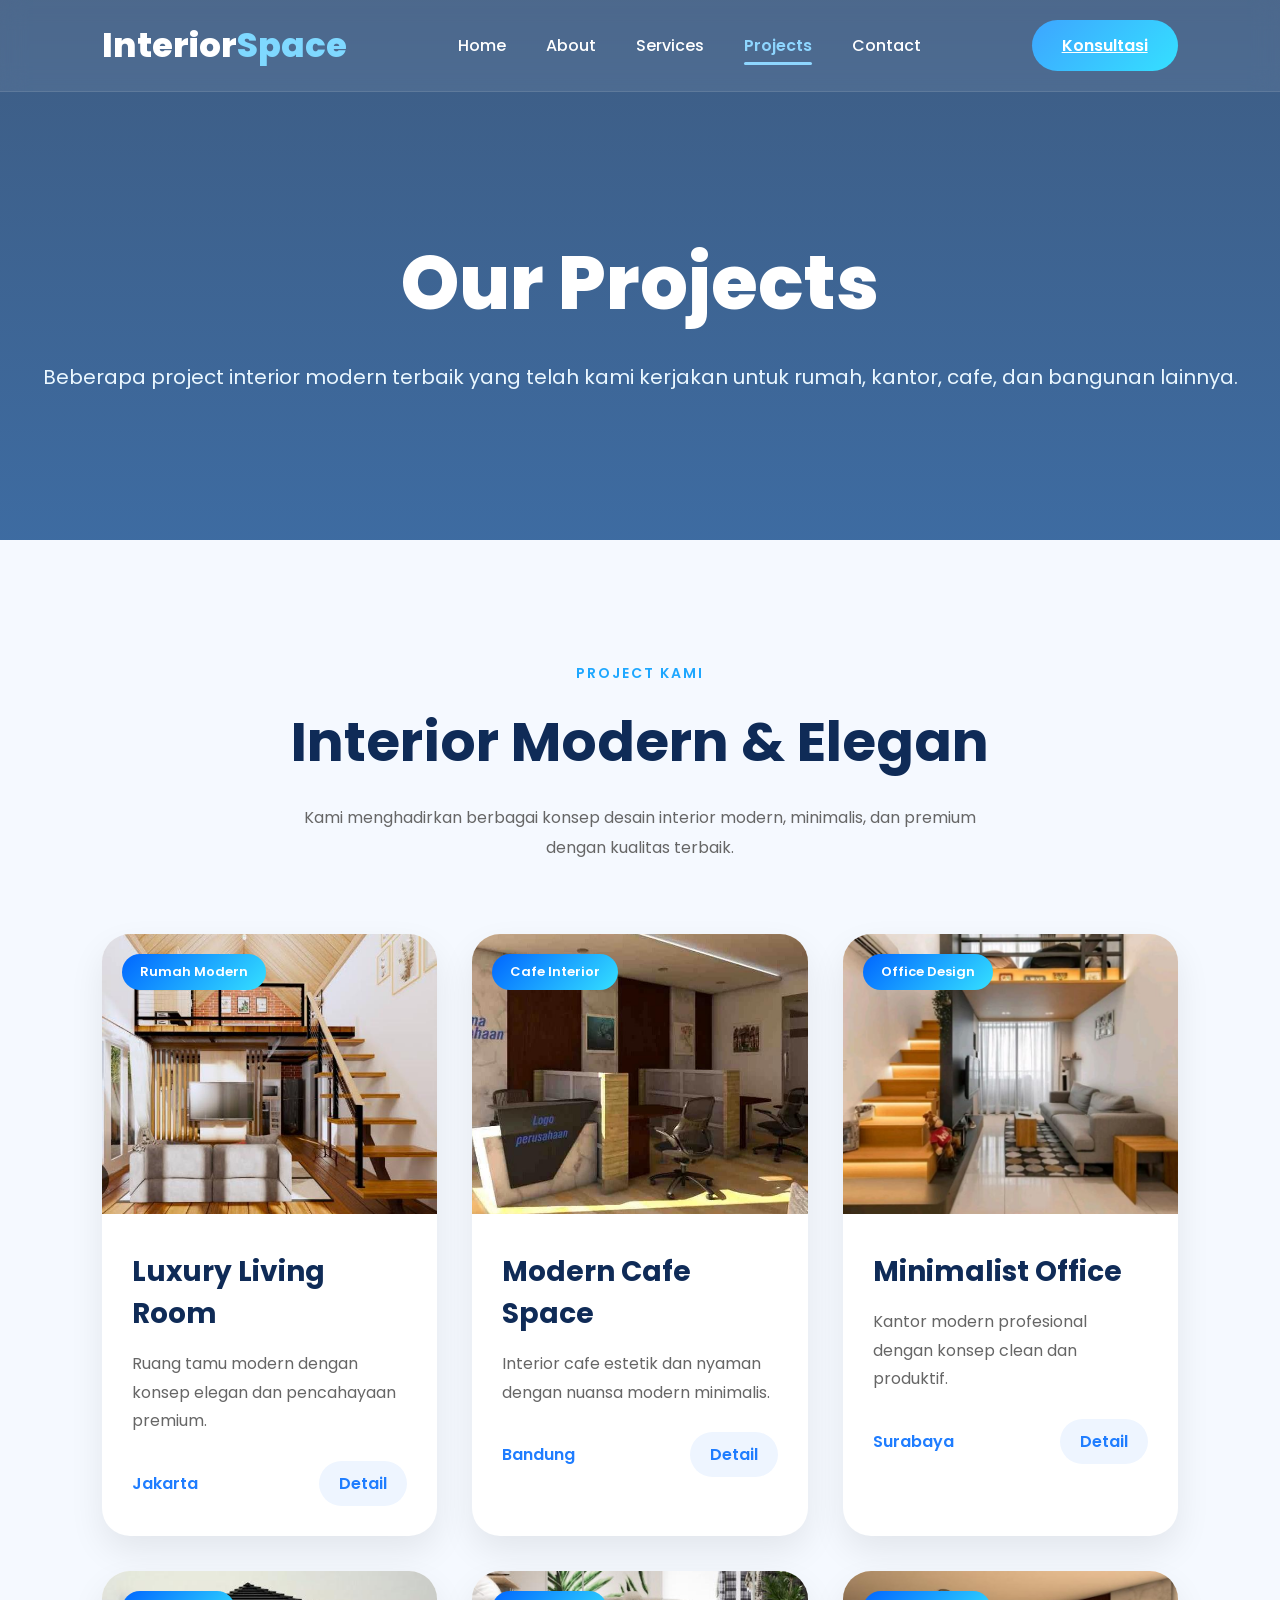
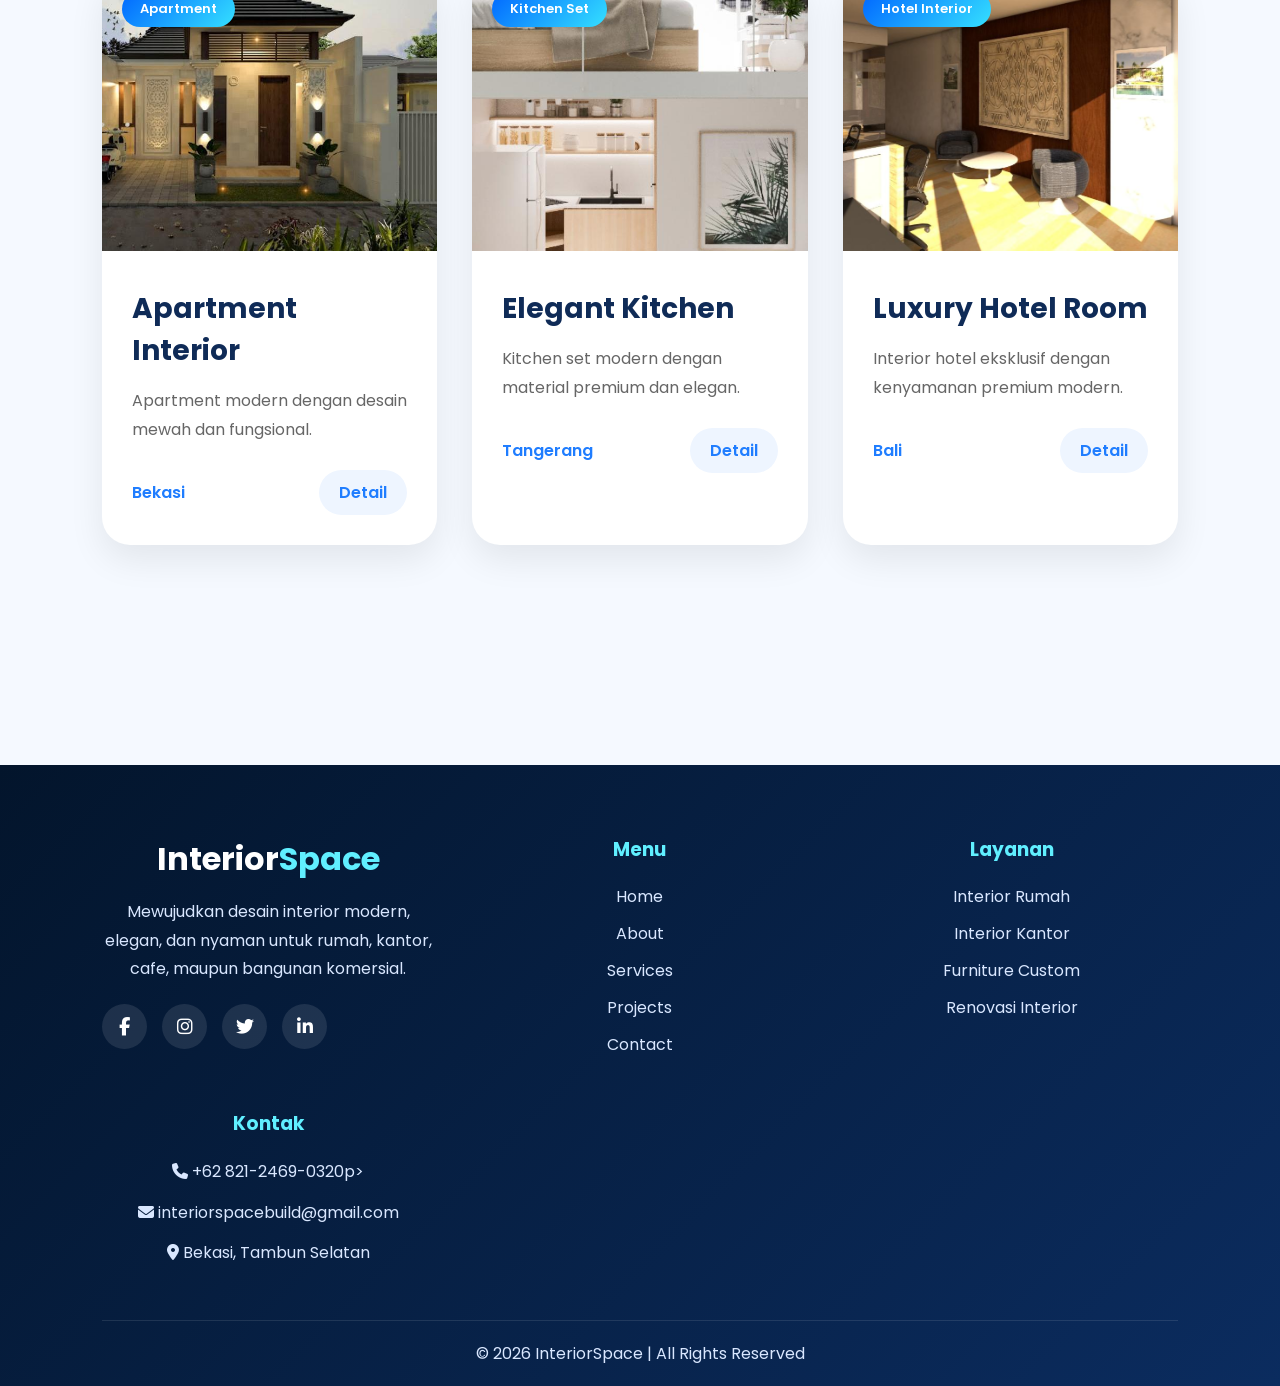
<file: project.html>
<!DOCTYPE html>
<html lang="id">
<head>
    <meta charset="UTF-8">
    <meta name="viewport" content="width=device-width, initial-scale=1.0">

    <title>Projects - InteriorSpace</title>

   <link rel="stylesheet" href="project.css">

    <!-- FONT -->
    <link href="https://fonts.googleapis.com/css2?family=Poppins:wght@300;400;500;600;700;800&display=swap" rel="stylesheet">

    <!-- ICON -->
    <link rel="stylesheet"
    href="https://cdnjs.cloudflare.com/ajax/libs/font-awesome/6.5.1/css/all.min.css"/>


</head>
<body>

    <!-- NAVBAR -->

    <header>

        <div class="logo">
            Interior<span>Space</span>
        </div>

        <nav>
    <a href="homepage.html" class="nav-link">Home</a>
    <a href="about.html" class="nav-link">About</a>
    <a href="services.html" class="nav-link">Services</a>
    <a href="project.html" class="nav-link">Projects</a>
    <a href="contact.html" class="nav-link">Contact</a>
</nav>

         <a href="https://wa.me/62895411560995" class="btn">
    Konsultasi
</a>

    </header>

    <!-- HERO -->

    <section class="hero">

        <div class="hero-content">

            <h1>Our Projects</h1>

            <p>
                Beberapa project interior modern terbaik yang telah kami kerjakan
                untuk rumah, kantor, cafe, dan bangunan lainnya.
            </p>

        </div>

    </section>

    <!-- PROJECTS -->

    <section class="projects">

        <div class="section-title">

            <span>PROJECT KAMI</span>

            <h2>
                Interior Modern & Elegan
            </h2>

            <p>
                Kami menghadirkan berbagai konsep desain interior modern,
                minimalis, dan premium dengan kualitas terbaik.
            </p>

        </div>

        <!-- GRID -->

        <div class="project-container">

            <!-- CARD -->

            <div class="project-card">

                <div class="project-image">

                    <img src="fg5.jpeg">

                    <div class="project-category">
                        Rumah Modern
                    </div>

                </div>

                <div class="project-content">

                    <h3>Luxury Living Room</h3>

                    <p>
                        Ruang tamu modern dengan konsep elegan dan pencahayaan premium.
                    </p>

                    <div class="project-info">

                        <span>Jakarta</span>

                        <a href="#" class="project-btn">
                            Detail
                        </a>

                    </div>

                </div>

            </div>

            <!-- CARD -->

            <div class="project-card">

                <div class="project-image">

                    <img src="fg6.jpeg">

                    <div class="project-category">
                        Cafe Interior
                    </div>

                </div>

                <div class="project-content">

                    <h3>Modern Cafe Space</h3>

                    <p>
                        Interior cafe estetik dan nyaman dengan nuansa modern minimalis.
                    </p>

                    <div class="project-info">

                        <span>Bandung</span>

                        <a href="#" class="project-btn">
                            Detail
                        </a>

                    </div>

                </div>

            </div>

            <!-- CARD -->

            <div class="project-card">

                <div class="project-image">

                    <img src="fg1.jpeg">

                    <div class="project-category">
                        Office Design
                    </div>

                </div>

                <div class="project-content">

                    <h3>Minimalist Office</h3>

                    <p>
                        Kantor modern profesional dengan konsep clean dan produktif.
                    </p>

                    <div class="project-info">

                        <span>Surabaya</span>

                        <a href="#" class="project-btn">
                            Detail
                        </a>

                    </div>

                </div>

            </div>

            <!-- CARD -->

            <div class="project-card">

                <div class="project-image">

                    <img src="fg2.jpeg">

                    <div class="project-category">
                        Apartment
                    </div>

                </div>

                <div class="project-content">

                    <h3>Apartment Interior</h3>

                    <p>
                        Apartment modern dengan desain mewah dan fungsional.
                    </p>

                    <div class="project-info">

                        <span>Bekasi</span>

                        <a href="#" class="project-btn">
                            Detail
                        </a>

                    </div>

                </div>

            </div>

            <!-- CARD -->

            <div class="project-card">

                <div class="project-image">

                    <img src="fg3.jpeg">

                    <div class="project-category">
                        Kitchen Set
                    </div>

                </div>

                <div class="project-content">

                    <h3>Elegant Kitchen</h3>

                    <p>
                        Kitchen set modern dengan material premium dan elegan.
                    </p>

                    <div class="project-info">

                        <span>Tangerang</span>

                        <a href="#" class="project-btn">
                            Detail
                        </a>

                    </div>

                </div>

            </div>

            <!-- CARD -->

            <div class="project-card">

                <div class="project-image">

                    <img src="fg4.jpeg">

                    <div class="project-category">
                        Hotel Interior
                    </div>

                </div>

                <div class="project-content">

                    <h3>Luxury Hotel Room</h3>

                    <p>
                        Interior hotel eksklusif dengan kenyamanan premium modern.
                    </p>

                    <div class="project-info">

                        <span>Bali</span>

                        <a href="#" class="project-btn">
                            Detail
                        </a>

                    </div>

                </div>

            </div>

        </div>

           <script src="script.js"></script>

    </section>

<!-- FOOTER -->

<footer class="footer">

    <div class="footer-top"></div>

    <div class="footer-container">

        <div class="footer-box">

            <h2 class="footer-logo">
                Interior<span>Space</span>
            </h2>

            <p>
                Mewujudkan desain interior modern, elegan,
                dan nyaman untuk rumah, kantor, cafe,
                maupun bangunan komersial.
            </p>

            <div class="social">

                <a href="#"><i class="fab fa-facebook-f"></i></a>
                <a href="#"><i class="fab fa-instagram"></i></a>
                <a href="#"><i class="fab fa-twitter"></i></a>
                <a href="#"><i class="fab fa-linkedin-in"></i></a>

            </div>

        </div>

        <div class="footer-box">

            <h3>Menu</h3>

            <a href="homepage.html">Home</a>
            <a href="about.html">About</a>
            <a href="services.html">Services</a>
            <a href="project.html">Projects</a>
            <a href="contact.html">Contact</a>

        </div>

        <div class="footer-box">

            <h3>Layanan</h3>

            <a href="#">Interior Rumah</a>
            <a href="#">Interior Kantor</a>
            <a href="#">Furniture Custom</a>
            <a href="#">Renovasi Interior</a>

        </div>

        <div class="footer-box">

            <h3>Kontak</h3>

            <p><i class="fas fa-phone"></i> +62 821-2469-0320p>

            <p><i class="fas fa-envelope"></i> interiorspacebuild@gmail.com</p>

            <p><i class="fas fa-location-dot"></i> Bekasi, Tambun Selatan</p>

        </div>

    </div>

    <div class="footer-bottom">
        <p>© 2026 InteriorSpace | All Rights Reserved</p>
    </div>

</footer>

<script src="script.js"></script>

</body>
</html>

</body>
</html>
</file>
<file: project.css>
/* =========================
                GLOBAL
        ========================= */

        *{
            margin:0;
            padding:0;
            box-sizing:border-box;
            font-family:'Poppins',sans-serif;
            scroll-behavior:smooth;
        }

        body{
            background:#f5f9ff;
            overflow-x:hidden;
        }

        /* =========================
                NAVBAR
        ========================= */

        header{
            width:100%;
            padding:20px 8%;

            position:fixed;
            top:0;
            left:0;
            z-index:1000;

            display:flex;
            justify-content:space-between;
            align-items:center;

            background:rgba(255,255,255,0.08);
            backdrop-filter:blur(12px);

            border-bottom:1px solid rgba(255,255,255,0.1);
        }

        .logo{
            font-size:34px;
            font-weight:800;
            color:white;
        }

        .logo span{
            color:#7fd8ff;
        }

        nav a{
            text-decoration:none;
            color:white;
            margin:0 18px;
            font-weight:500;
            transition:0.3s;
            position:relative;
        }

        nav a:hover{
            color:#7fd8ff;
        }

        nav a::after{
            content:'';
            position:absolute;
            width:0%;
            height:2px;
            background:#7fd8ff;
            left:0;
            bottom:-6px;
            transition:0.3s;
        }

        nav a:hover::after{
            width:100%;
        }

        .btn{
            padding:13px 30px;
            border:none;
            border-radius:40px;

            background:linear-gradient(135deg,#3da5ff,#35e0ff);

            color:white;
            font-weight:600;
            cursor:pointer;
            transition:0.3s;
        }

        .btn:hover{
            transform:translateY(-5px);
        }

        /* =========================
                HERO
        ========================= */

        .hero{
            width:100%;
            height:60vh;

            background:
            linear-gradient(rgba(0,40,90,0.75),rgba(0,60,130,0.75)),
            url('https://images.unsplash.com/photo-1505693416388-ac5ce068fe85?q=80&w=1600&auto=format&fit=crop');

            background-size:cover;
            background-position:center;

            display:flex;
            justify-content:center;
            align-items:center;
            text-align:center;

            color:white;
            padding:20px;
        }

        .hero-content{
            margin-top:80px;
        }

        .hero-content h1{
            font-size:75px;
            font-weight:800;
            margin-bottom:20px;
        }

        .hero-content p{
            font-size:20px;
            color:#eaf7ff;
            line-height:1.8;
        }

        /* =========================
                PROJECTS
        ========================= */

        .projects{
            padding:120px 8%;
        }

        .section-title{
            text-align:center;
            margin-bottom:70px;
        }

        .section-title span{
            color:#1ea7ff;
            font-size:14px;
            font-weight:600;
            letter-spacing:2px;
        }

        .section-title h2{
            font-size:55px;
            color:#0f2b57;
            margin-top:15px;
        }

        .section-title p{
            max-width:700px;
            margin:20px auto 0;
            color:#666;
            line-height:1.9;
        }

        /* GRID */

        .project-container{
            display:grid;
            grid-template-columns:repeat(auto-fit,minmax(320px,1fr));
            gap:35px;
        }

        /* CARD */

        .project-card{
            background:white;
            border-radius:28px;
            overflow:hidden;

            box-shadow:0 15px 35px rgba(0,0,0,0.08);

            transition:0.4s;
        }

        .project-card:hover{
            transform:translateY(-10px);
        }

        .project-image{
            position:relative;
            overflow:hidden;
        }

        .project-image img{
            width:100%;
            height:280px;
            object-fit:cover;
            transition:0.5s;
        }

        .project-card:hover img{
            transform:scale(1.08);
        }

        .project-category{
            position:absolute;
            top:20px;
            left:20px;

            background:linear-gradient(135deg,#0066ff,#35e0ff);

            color:white;

            padding:8px 18px;
            border-radius:30px;

            font-size:13px;
            font-weight:600;
        }

        .project-content{
            padding:30px;
        }

        .project-content h3{
            font-size:28px;
            color:#0f2b57;
            margin-bottom:15px;
        }

        .project-content p{
            color:#666;
            line-height:1.8;
            margin-bottom:25px;
        }

        .project-info{
            display:flex;
            justify-content:space-between;
            align-items:center;
            flex-wrap:wrap;
            gap:15px;
        }

        .project-info span{
            color:#1f7dff;
            font-weight:600;
        }

        .project-btn{
            text-decoration:none;
            padding:10px 20px;
            border-radius:30px;

            background:#eef5ff;
            color:#1f7dff;

            font-weight:600;
            transition:0.3s;
        }

        .project-btn:hover{
            background:#1f7dff;
            color:white;
        }

        /* =========================
                STATS
        ========================= */

        .stats{
            margin-top:100px;

            background:linear-gradient(135deg,#0066ff,#35e0ff);

            border-radius:30px;

            padding:60px;

            display:grid;
            grid-template-columns:repeat(auto-fit,minmax(220px,1fr));
            gap:40px;
        }

        .stats-box{
            text-align:center;
            color:white;
        }

        .stats-box i{
            font-size:45px;
            margin-bottom:20px;
        }

        .stats-box h3{
            font-size:45px;
            margin-bottom:10px;
        }

        .stats-box p{
            color:#eaf7ff;
        }

        /* =========================
                FOOTER
        ========================= */

        footer{
            background:#081b34;
            color:white;
            text-align:center;
            padding:25px;
            margin-top:100px;
        }

        /* =========================
                RESPONSIVE
        ========================= */

        @media(max-width:768px){

            header{
                flex-direction:column;
                gap:15px;
            }

            nav{
                text-align:center;
            }

            nav a{
                display:inline-block;
                margin:10px;
            }

            .hero-content h1{
                font-size:45px;
            }

            .section-title h2{
                font-size:38px;
            }

            .stats{
                padding:40px 25px;
            }

        }

        
    nav a{
    text-decoration:none;
    color:white;
    margin:0 18px;
    font-weight:500;
    position:relative;
    transition:.3s;
}

nav a:hover{
    color:#8ed6ff;
}

nav a.active{
    color:#8ed6ff;
    font-weight:600;
}

nav a.active::after{
    content:'';
    position:absolute;
    left:0;
    bottom:-8px;
    width:100%;
    height:3px;
    background:#8ed6ff;
    border-radius:10px;
}

@media(max-width:768px){

    nav{
        display:flex;
        overflow-x:auto;
        white-space:nowrap;
        width:100%;
        padding-bottom:10px;
    }

    nav::-webkit-scrollbar{
        display:none;
    }

    nav a{
        flex-shrink:0;
        margin:0 12px;
    }

}

/* ================= FOOTER ================= */

.footer{
    background:linear-gradient(
        135deg,
        #03152c,
        #0b2c5f
    );
    color:white;
    padding:70px 8% 20px;
}

.footer-container{
    display:grid;
    grid-template-columns:
    repeat(auto-fit,minmax(250px,1fr));
    gap:40px;
}

.footer-box h2{
    font-size:32px;
    margin-bottom:15px;
}

.footer-box h2 span{
    color:#60efff;
}

.footer-box h3{
    margin-bottom:20px;
    color:#60efff;
}

.footer-box p{
    color:#d9e7ff;
    line-height:1.8;
    margin-bottom:12px;
}

.footer-box a{
    display:block;
    color:#d9e7ff;
    text-decoration:none;
    margin-bottom:12px;
    transition:.3s;
}

.footer-box a:hover{
    color:#60efff;
    transform:translateX(5px);
}

.social{
    display:flex;
    gap:15px;
    margin-top:20px;
}

.social a{
    width:45px;
    height:45px;
    background:rgba(255,255,255,.1);
    border-radius:50%;

    display:flex;
    align-items:center;
    justify-content:center;

    color:white;
    font-size:18px;

    transition:.3s;
}

.social a:hover{
    background:#60efff;
    color:#03152c;
    transform:translateY(-5px);
}

.footer-bottom{
    border-top:1px solid rgba(255,255,255,.1);
    margin-top:40px;
    padding-top:20px;
    text-align:center;
}

.footer-bottom p{
    color:#d9e7ff;
}

/* ================= RESPONSIVE ================= */

@media(max-width:768px){

    .footer{
        text-align:center;
    }

    .social{
        justify-content:center;
    }

}
</file>
